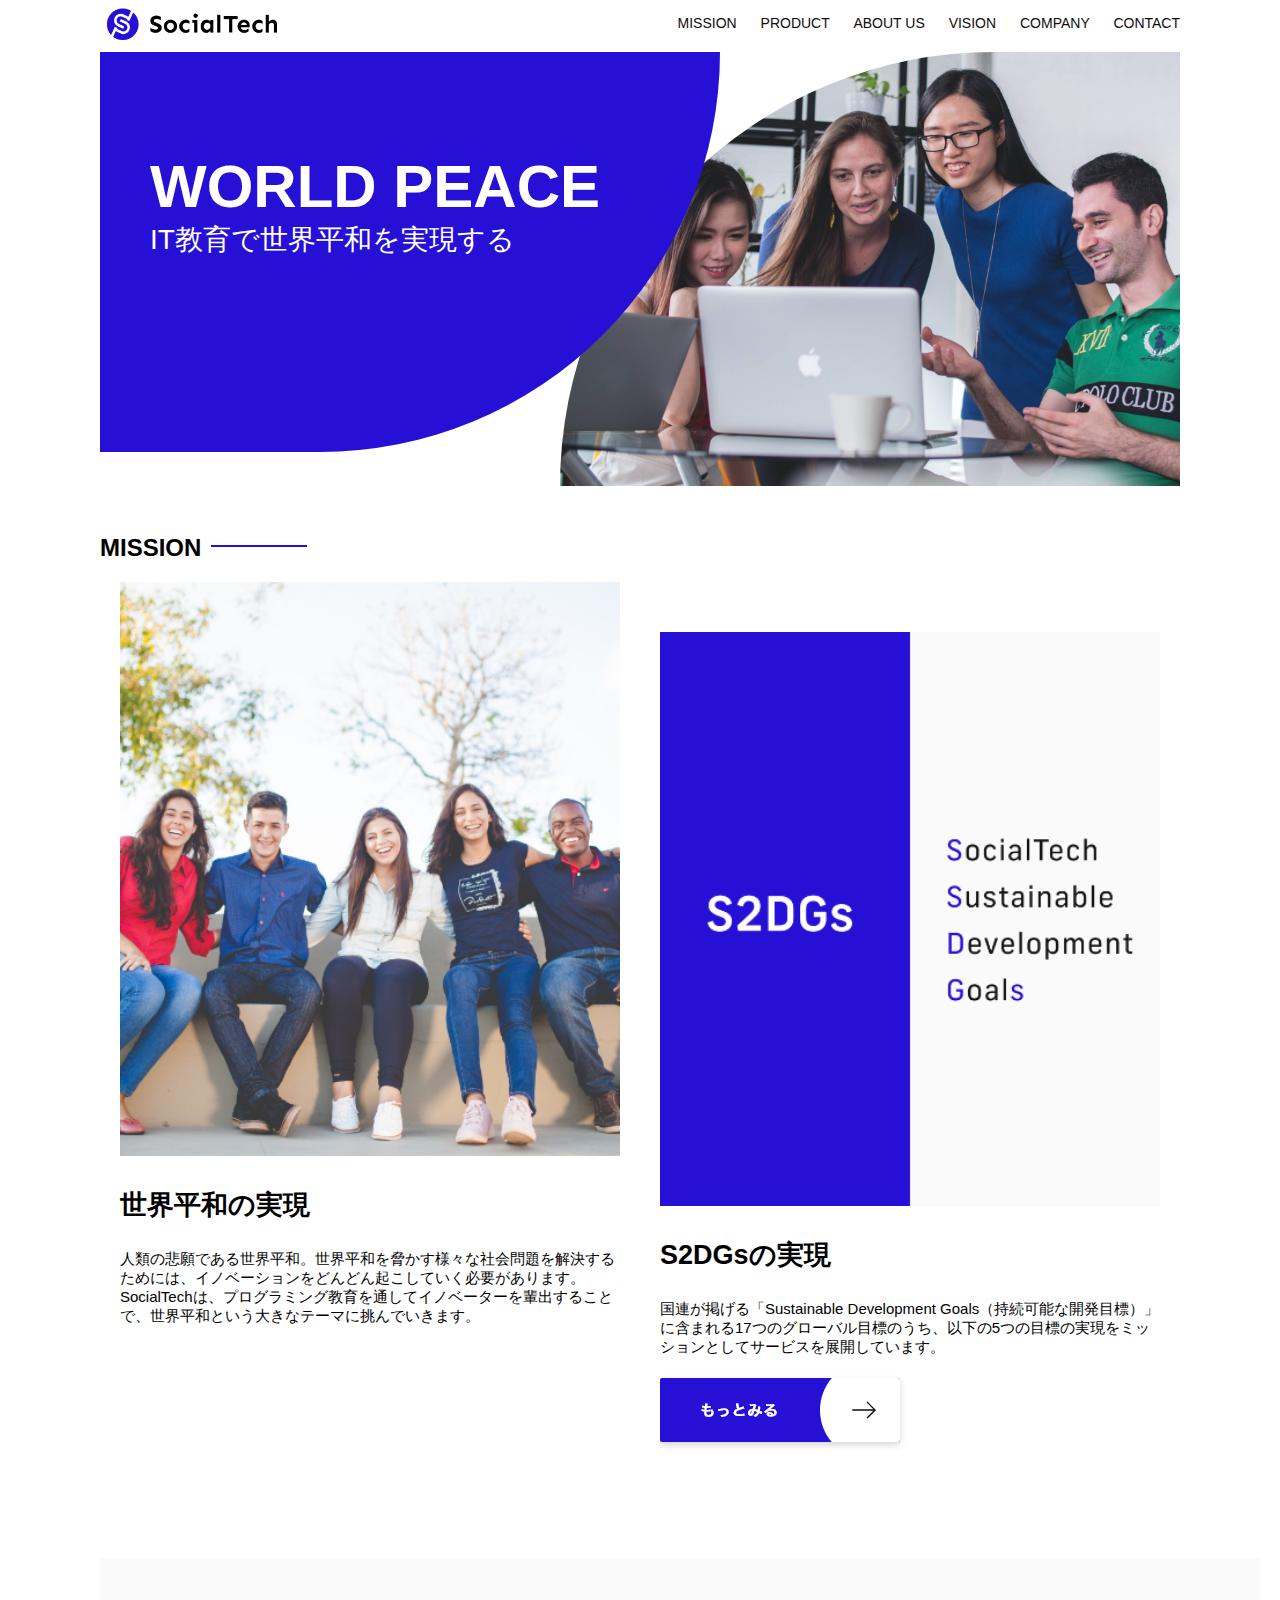
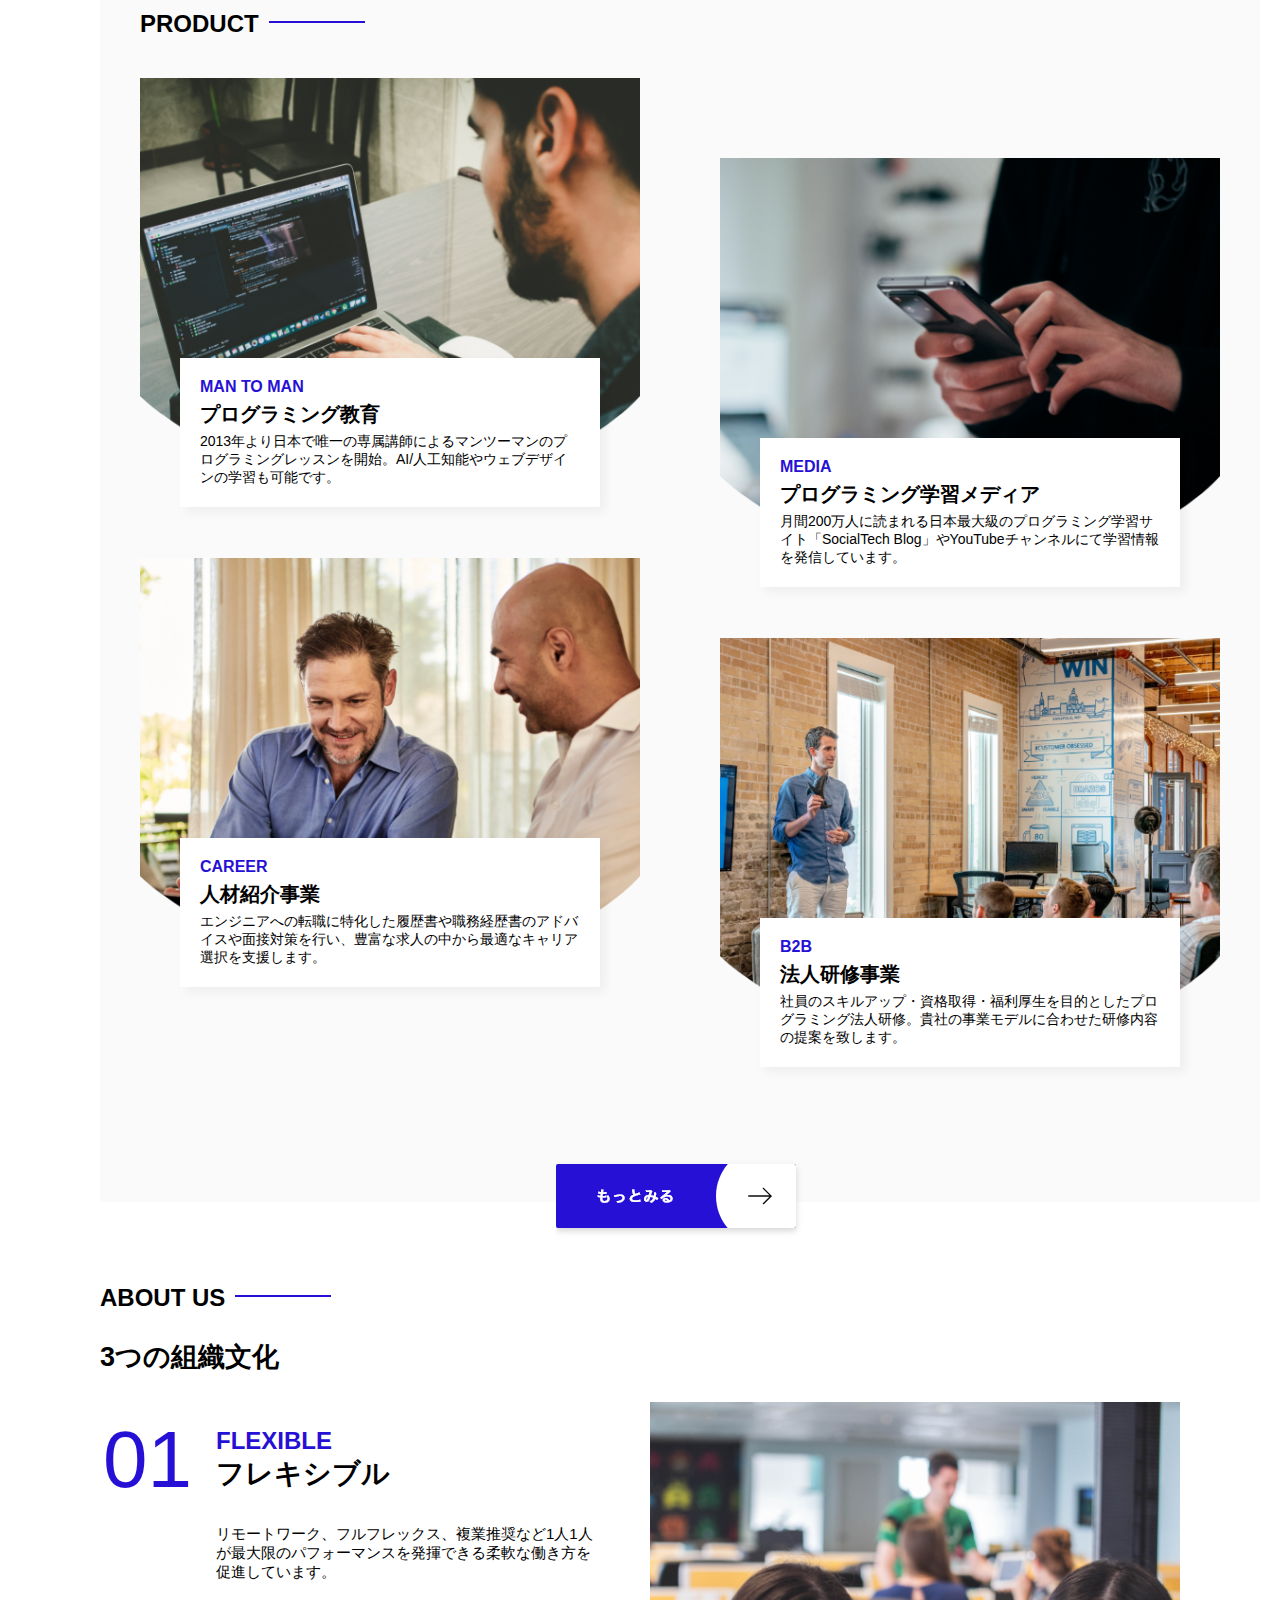
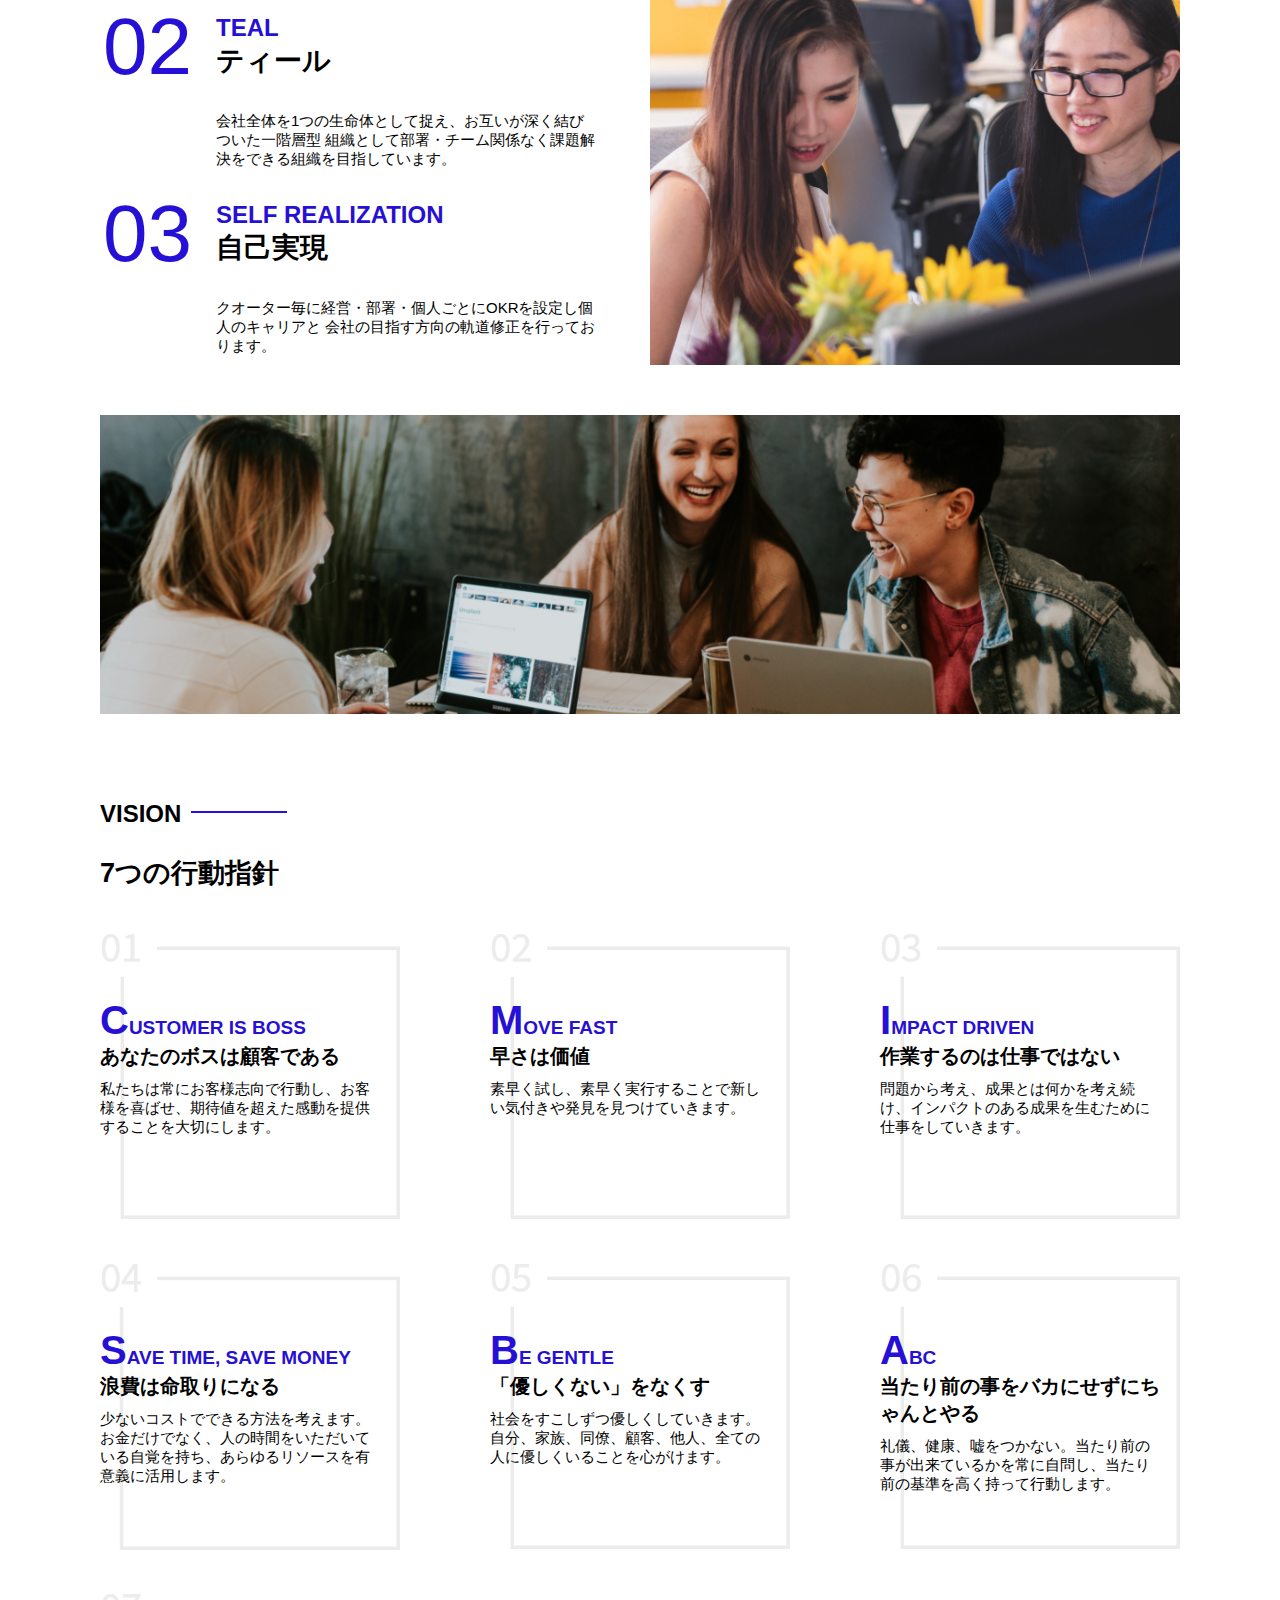
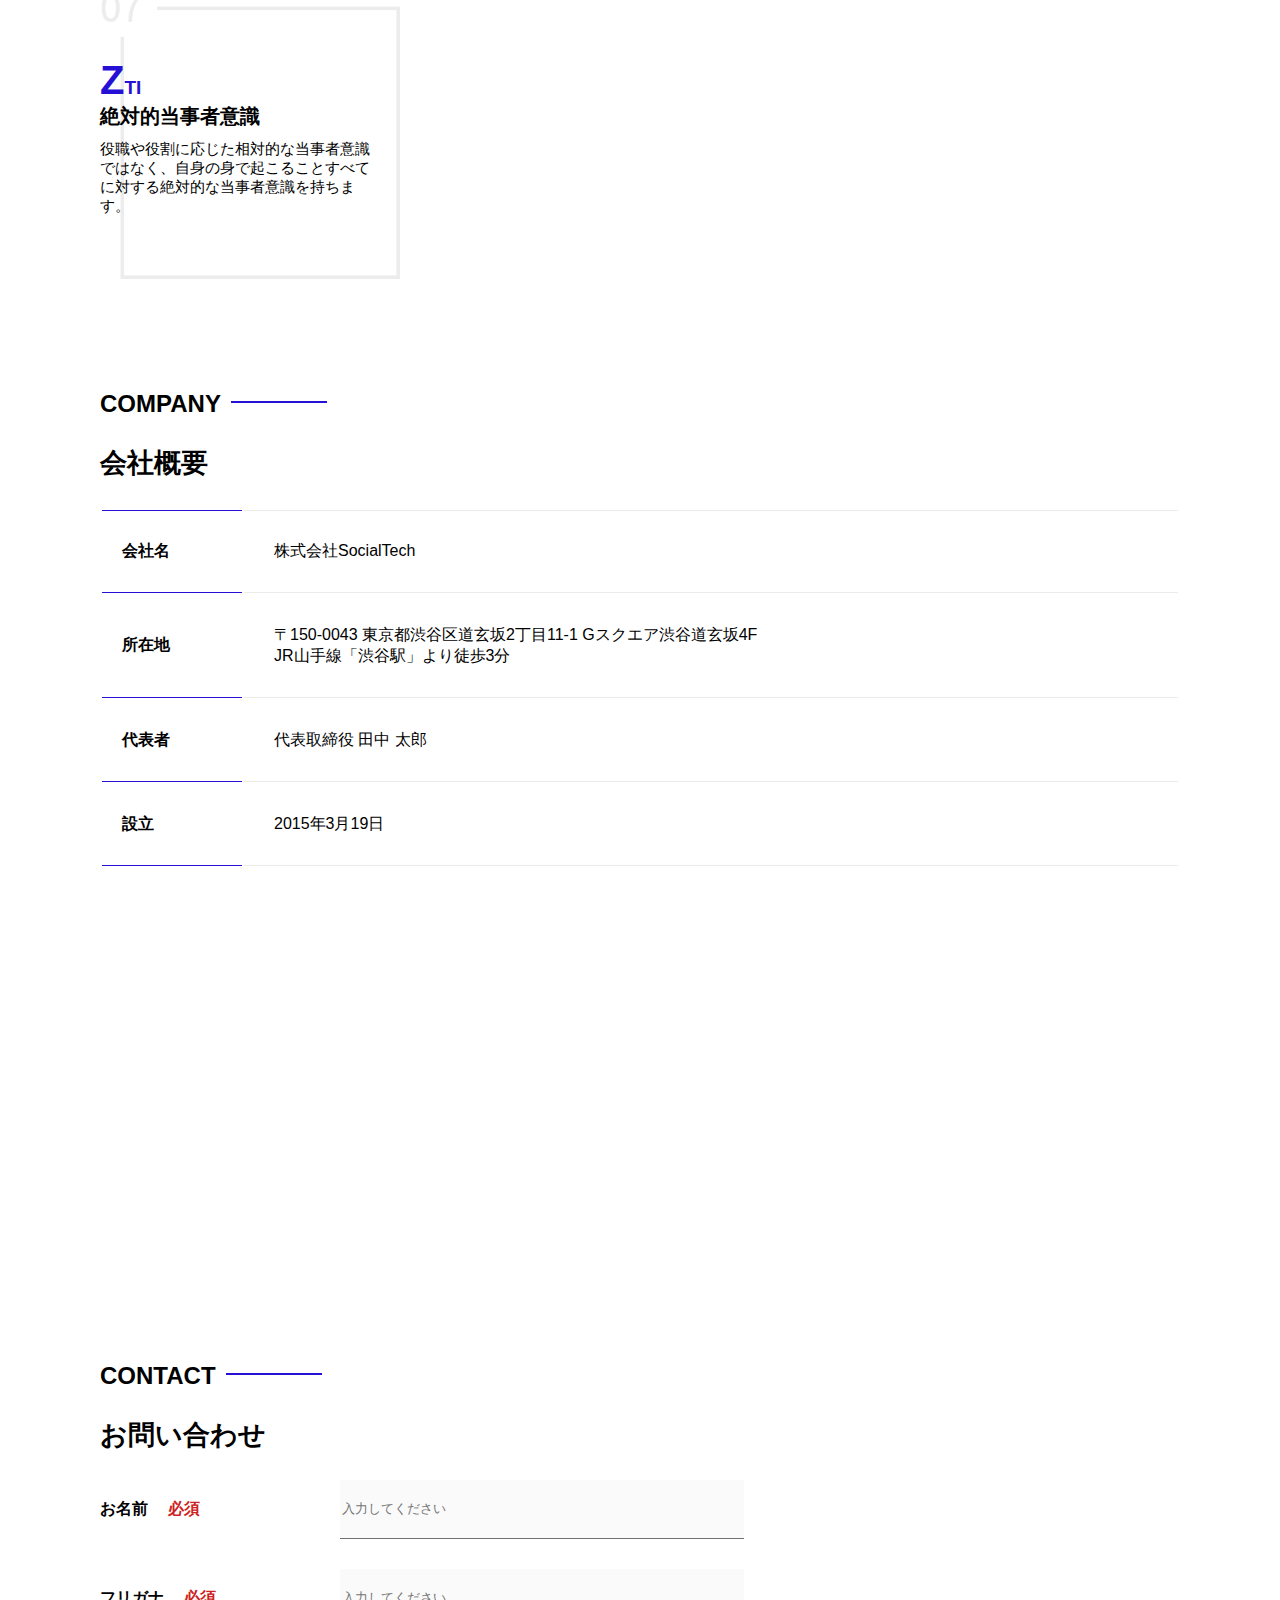
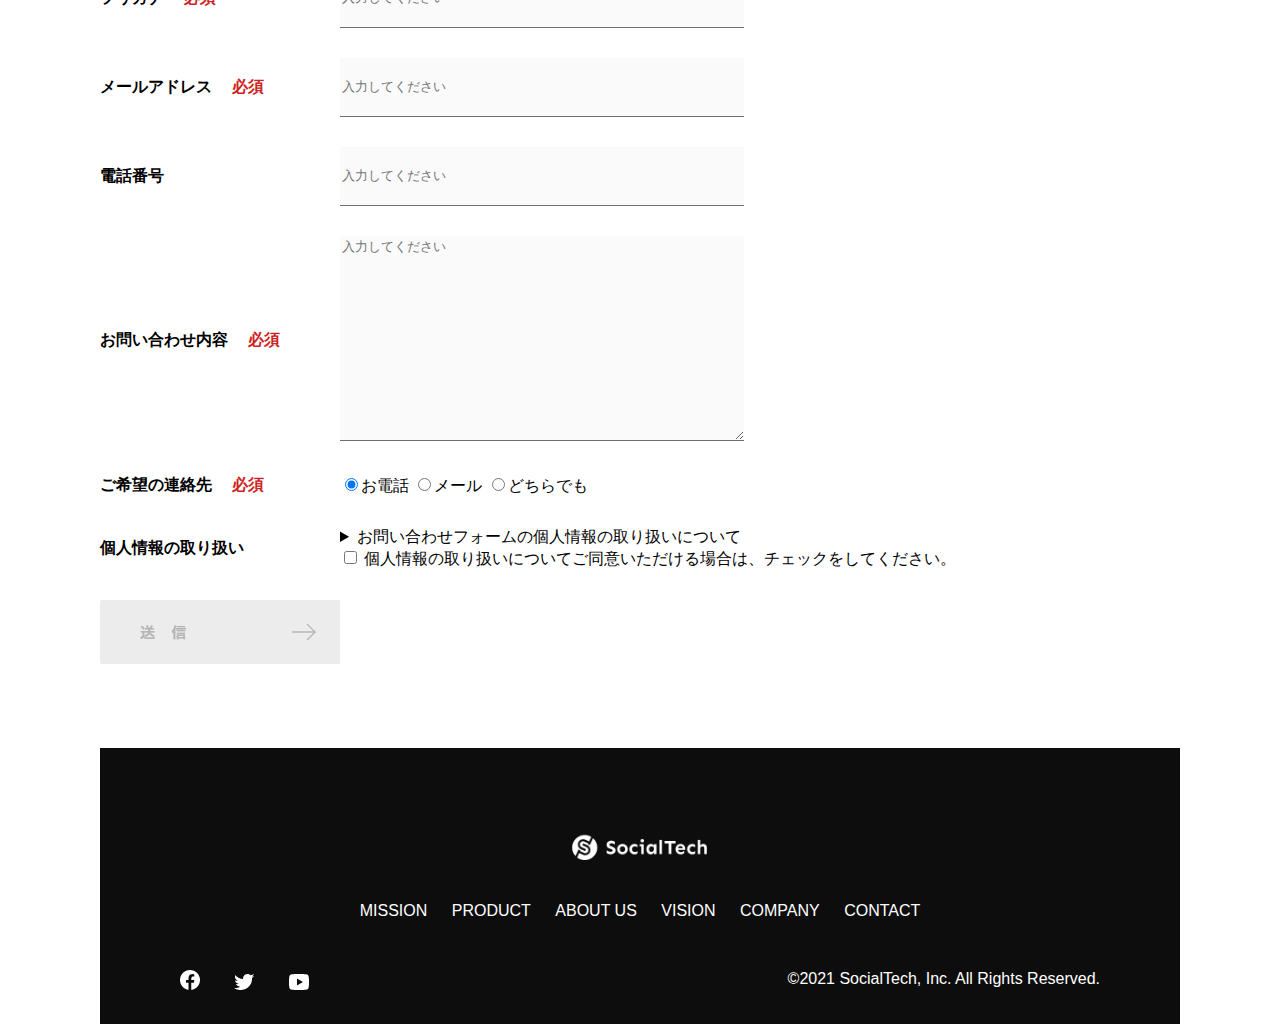
<file: index.html>
<!DOCTYPE html>
 <html>
 <head>
   <title>SocialTech</title>
     <meta charset="UTF-8">
     <meta name="description" content="SocialTechはEdTech業界のリーディングカンパニーを目指します。">
     <meta name="viewport" content="width=device-width, initial-scale=1.0">
     <link rel="stylesheet" href="style.css">
 </head>
 <body>
    <!-- ヘッダー -->
    <header>
       <!-- ロゴ -->
       <a href="index.html" id="logo"><img src="images/logo.png" alt="トップページに戻る"></a>

       <!-- PC用ナビゲーション -->
       <nav id="nav-pc">
       <a href="mission.html">MISSION</a>
       <a href="product.html">PRODUCT</a>
       <a href="index.html#aboutus">ABOUT US</a>
       <a href="index.html#vision">VISION</a>
       <a href="index.html#company">COMPANY</a>
       <a href="index.html#contact">CONTACT</a>
       </nav>
       <!-- スマホ用メニューボタン -->
       <img id="menu-sp" src="images/button-menu.png" alt="ナビゲーションを開く" onclick="document.getElementById('nav-sp').style.display = 'block'">
    
       <!-- スマホ用ナビゲーション -->
       <nav id="nav-sp">
        <img id="close" src="images/button-close.png" alt="ナビゲーションを閉じる" onclick="document.getElementById('nav-sp').style.display = 'none'">
        <a id="logo-sp" href="index.html" onclick="document.getElementById('nav-sp').style.display = 'none'"><img
            src="images/logo-sp.png" alt="トップページに戻る"></a>
        <a class="menu" href="mission.html" onclick="document.getElementById('nav-sp').style.display = 'none'">MISSION</a>
        <a class="menu" href="product.html" onclick="document.getElementById('nav-sp').style.display = 'none'">PRODUCT</a>
        <a class="menu" href="index.html#aboutus" onclick="document.getElementById('nav-sp').style.display = 'none'">ABOUTUS</a>
        <a class="menu" href="index.html#vision"
          onclick="document.getElementById('nav-sp').style.display = 'none'">VISION</a>
        <a class="menu" href="index.html#company"
          onclick="document.getElementById('nav-sp').style.display = 'none'">COMPANY</a>
        <a class="menu" href="index.html#contact"
          onclick="document.getElementById('nav-sp').style.display = 'none'">CONTACT</a>
        <div id="sns">
          <a href="https://www.facebook.com/sejuku2013"><img src="images/button-facebook.png" alt="Facebookのリンク"></a>
          <a href="https://twitter.com/samuraijuku"><img src="images/button-twitter.png" alt="Twitterのリンク"></a>
          <a href="https://www.youtube.com/channel/UCCFOQO5aDK0xXam4cUQXT8g"><img src="images/button-youtube.png" alt="YouTubeのリンク"></a>
        </div>
    </nav>
      </header>
    <main>
      <article>
        <!-- メインビジュアル -->
        <section id="main-visual">
          <div id="main-message">
            <h1>WORLD PEACE</h1>
            <p>IT教育で世界平和を実現する</p>
          </div>
          <img src="images/index/index-main.png" alt="PCの周りに集まる多国籍の仲間たち">
        </section>
        <!--ミッション-->
        <section id="mission">
          <h2 class="index-h2">MISSION</h2>
        <div id="mission-flex">
          <div>
            <img id="mission-photo" src="images/index/index-mission.png" alt="屋外のベンチで写真を撮影する多国籍の仲間たち">
            <h3>世界平和の実現</h3>
            <p>
              人類の悲願である世界平和。世界平和を脅かす様々な社会問題を解決するためには、イノベーションをどんどん起こしていく必要があります。SocialTechは、プログラミング教育を通してイノベーターを輩出することで、世界平和という大きなテーマに挑んでいきます。
            </p>
          </div>
          <div>
            <img id="s2dgs" src="images/index/s2dgs.png" alt="S2DGs">
            <h3>S2DGsの実現</h3>
            <p>国連が掲げる「Sustainable Development Goals（持続可能な開発目標）」に含まれる17つのグローバル目標のうち、以下の5つの目標の実現をミッションとしてサービスを展開しています。</p>
            <a href="mission.html">
              <img src="images/button-more.png" alt="もっとみる">
            </a>
          </div>
        </div>
        </section>
        <!-- プロダクト -->
          <section id="product">
          <h2 class="index-h2">PRODUCT</h2>
          <div>
            <div id="product-left">
              <div>
                <img class="product-photo" src="images/index/index-mantoman.png" alt="PCでコードを書く男性">
                <div class="product-explain">
                  <span>MAN TO MAN</span>
                  <h3>プログラミング教育</h3>
                  <p>2013年より日本で唯一の専属講師によるマンツーマンのプログラミングレッスンを開始。AI/人工知能やウェブデザインの学習も可能です。</p>
                </div>
              </div>
              <div>
                <img class="product-photo" src="images/index/index-career.png" alt="笑顔で話し合う2人の男性">
                <div class="product-explain">
                  <span>CAREER</span>
                  <h3>人材紹介事業</h3>
                  <p>エンジニアへの転職に特化した履歴書や職務経歴書のアドバイスや面接対策を行い、豊富な求人の中から最適なキャリア選択を支援します。</p>
                </div>
              </div>
            </div>
            <div id="product-right">
              <div>
                <img class="product-photo" src="images/index/index-media.png" alt="スマートフォンを操作する人">
                <div class="product-explain">
                  <span>MEDIA</span>
                  <h3>プログラミング学習メディア</h3>
                  <p>月間200万人に読まれる日本最大級のプログラミング学習サイト「SocialTech Blog」やYouTubeチャンネルにて学習情報を発信しています。</p>
                </div>
              </div>
              <div>
                <img class="product-photo" src="images/index/index-b2b.png" alt="講演中の男性とそれを聴く人々">
                <div class="product-explain">
                  <span>B2B</span>
                  <h3>法人研修事業</h3>
                  <p>社員のスキルアップ・資格取得・福利厚生を目的としたプログラミング法人研修。貴社の事業モデルに合わせた研修内容の提案を致します。</p>
                </div>
              </div>
            </div>
          </div>
          <div>
            <a id="product-more" href="product.html">
              <img src="images/button-more.png" alt="もっとみる">
            </a>
          </div>
          </section>
          <!---ABOUT US-->
          <section id="aboutus">
            <h2 class="index-h2">ABOUT US</h2>
            <h3>3つの組織文化</h3>
            <div>
              <table class="culture-table">
                <tr>
                  <td>
                    <span class="culture-num">01</span>
                  </td>
                  <td>
                    <span class="culture-en">FLEXIBLE</span>
                    <span class="culture-jp">フレキシブル</span>
                  </td>
                </tr>
                <tr>
                  <td>
                    <!--空のセル-->
                  </td>
                  <td>
                    <p class="culture-description">
                      リモートワーク、フルフレックス、複業推奨など1人1人が最大限のパフォーマンスを発揮できる柔軟な働き方を促進しています。
                    </p>
                  </td>
                </tr>
                <tr>
                  <td>
                    <span class="culture-num">02</span>
                  </td>
                  <td>
                    <span class="culture-en">TEAL</span>
                    <span class="culture-jp">ティール</span>
                  </td>
                </tr>
                <tr>
                  <td>
                    <!--空のセル-->
                  </td>
                  <td>
                    <p class="culture-description">
                      会社全体を1つの生命体として捉え、お互いが深く結びついた一階層型
                      組織として部署・チーム関係なく課題解決をできる組織を目指しています。
                    </p>
                  </td>
                </tr>
                <tr>
                  <td>
                    <span class="culture-num">03</span>
                  </td>
                  <td>
                    <span class="culture-en">SELF REALIZATION</span>
                    <span class="culture-jp">自己実現</span>
                  </td>
                </tr>
                <tr>
                  <td>
                    <!--空のセル-->
                  </td>
                  <td>
                    <p class="culture-description">
                      クオーター毎に経営・部署・個人ごとにOKRを設定し個人のキャリアと
                      会社の目指す方向の軌道修正を行っております。
                    </p>
                  </td>
                </tr>
              </table>
              <img class="culture-img" src="images/index/index-aboutus1.png" alt="笑顔で話し合う2人の女性">
            </div>
            <img class="culture-img2" src="images/index/index-aboutus2.png" alt="笑顔で話し合う3人の男女">
        </section>
        <!-- VISION -->
        <section id="vision">
          <h2 class="index-h2">VISION</h2>
          <h3>7つの行動指針</h3>
          <div>
            <div class="vision-box">
              <img src="images/index/vision-01.png" alt="01">
              <span>
                <h4>CUSTOMER IS BOSS</h4>
                <h5>あなたのボスは顧客である</h5>
                <p>私たちは常にお客様志向で行動し、お客様を喜ばせ、期待値を超えた感動を提供することを大切にします。</p>
              </span>
            </div>
            <div class="vision-box">
              <img src="images/index/vision-02.png" alt="02">
              <span>
                <h4>MOVE FAST</h4>
                <h5>早さは価値</h5>
                <p>素早く試し、素早く実行することで新しい気付きや発見を見つけていきます。</p>
              </span>
            </div>
            <div class="vision-box">
              <img src="images/index/vision-03.png" alt="03">
              <span>
                <h4>IMPACT DRIVEN</h4>
                <h5>作業するのは仕事ではない</h5>
                <p>問題から考え、成果とは何かを考え続け、インパクトのある成果を生むために仕事をしていきます。</p>
              </span>
            </div>
            <div class="vision-box">
              <img src="images/index//vision-04.png" alt="04">
              <span>
                <h4>SAVE TIME, SAVE MONEY</h4>
                <h5>浪費は命取りになる</h5>
                <p>少ないコストでできる方法を考えます。お金だけでなく、人の時間をいただいている自覚を持ち、あらゆるリソースを有意義に活用します。</p>
              </span>
            </div>
            <div class="vision-box">
              <img src="images/index/vision-05.png" alt="05">
              <span>
                <h4>BE GENTLE</h4>
                <h5>「優しくない」をなくす</h5>
                <p>社会をすこしずつ優しくしていきます。自分、家族、同僚、顧客、他人、全ての人に優しくいることを心がけます。</p>
              </span>
            </div>
            <div class="vision-box">
              <img src="images/index/vision-06.png" alt="06">
              <span>
                <h4>ABC</h4>
                <h5>当たり前の事をバカにせずにちゃんとやる</h5>
                <p>礼儀、健康、嘘をつかない。当たり前の事が出来ているかを常に自問し、当たり前の基準を高く持って行動します。</p>
              </span>
            </div>
            <div class="vision-box">
              <img src="images/index/vision-07.png" alt="07">
              <span>
                <h4>ZTI</h4>
                <h5>絶対的当事者意識</h5>
                <p>役職や役割に応じた相対的な当事者意識ではなく、自身の身で起こることすべてに対する絶対的な当事者意識を持ちます。</p>
              </span>
            </div>
          </div>
        </section>
        <!-- COMPANY -->
        <section id="company">
          <h2 class="index-h2">COMPANY</h2>
          <h3>会社概要</h3>
          <table id="company-table">
            <tr>
              <th class="tableheader-first">会社名</th>
              <td class="cell-first">株式会社SocialTech</td>
            </tr>
            <tr>
              <th class="tableheader">所在地</th>
              <td class="cell">〒150-0043 東京都渋谷区道玄坂2丁目11-1 Gスクエア渋谷道玄坂4F<br>JR山手線「渋谷駅」より徒歩3分</td>
            </tr>
            <tr>
              <th class="tableheader">代表者</th>
              <td class="cell">代表取締役 田中 太郎</td>
            </tr>
            <tr>
              <th class="tableheader">設立</th>
              <td class="cell">2015年3月19日</td>
            </tr>
          </table>
          <!-- <iframe src="https://www.google.com/maps/embed?pb=!1m18!1m12!1m3!1d1728.6791385260162!2d139.6189133884143!3d35.89687624088709!2m3!1f0!2f0!3f0!3m2!1i1024!2i768!4f13.1!3m3!1m2!1s0x6018c14f6cc519d7%3A0xb54bbbd728eb5622!2z5Y6f55Sw56ysM-mnkOi7iuWgtA!5e0!3m2!1sja!2sjp!4v1683001621376!5m2!1sja!2sjp"
            style="border:0;" allowfullscreen="" loading="lazy"></iframe> -->
          <iframe
            src="https://www.google.com/maps/embed?pb=!1m18!1m12!1m3!1d3241.7759544892483!2d139.69399665123464!3d35.65789123876098!2m3!1f0!2f0!3f0!3m2!1i1024!2i768!4f13.1!3m3!1m2!1s0x60188caa0042e8d1%3A0xba130bea826a7aa2!2z44CSMTUwLTAwNDMg5p2x5Lqs6YO95riL6LC35Yy66YGT546E5Z2C77yS5LiB55uu77yR77yR4oiS77yR!5e0!3m2!1sja!2sjp!4v1636872991912!5m2!1sja!2sjp"
            style="border:0;" allowfullscreen="" loading="lazy">
          </iframe>
        </section>
        <!-- お問い合わせフォーム -->
        <section id="contact">
          <h2 class="index-h2">CONTACT</h2>
          <h3>お問い合わせ</h3>
            <form action="https://api.staticforms.xyz/submit" method="post">
              <input type="text" name="honeypot" style="display:none">
              <!-- STATIC FORMSのアクセスキー -->
              <input type="hidden" name="accessKey" value="8781fc71-6a2c-49aa-8737-16c0397ec57c">
              <!--メールのタイトル-->
              <input type="hidden" name="subject" value="お問い合わせフォーム" />
              <!--送信先のメールアドレスをvalueに設定する-->
              <input type="hidden" name="replyTo" value="riss024080@icloud.com">
              <!--redirectToのURLは公開後のURLへリンクする-->
              <input type="hidden" name="redirectTo" value="">
            <div>
              <div class="contact-heading">
                <label class="contact-label">お名前<span class="contact-span">必須</span></label>
              </div>
              <div class="contact-form">
                <input type="text" name="name" placeholder="入力してください" class="contact-textbox">
              </div>
            </div>
            <div>
              <div class="contact-heading">
                <label class="contact-label">フリガナ<span class="contact-span">必須</span></label>
              </div>
              <div>
                <input type="text" name="hurigana" placeholder="入力してください" class="contact-textbox">
              </div>
            </div>
            <div>
              <div class="contact-heading">
                <label class="contact-label">メールアドレス<span class="contact-span">必須</span></label>
              </div>
              <div>
                <input type="text" name="email" placeholder="入力してください" class="contact-textbox">
              </div>
            </div>
            <div>
              <div class="contact-heading">
                <label class="contact-label">電話番号</label>
              </div>
              <div>
                <input type="text" name="tel" placeholder="入力してください" class="contact-textbox">
              </div>
            </div>
            <div>
              <div class="contact-heading">
                <label class="contact-label">お問い合わせ内容<span class="contact-span">必須</span></label>
              </div>
              <div>
                <textarea class="contact-textarea" placeholder="入力してください" name="message"></textarea>
              </div>
            </div>
            <div>
              <div class="contact-heading">
                <label class="contact-label">ご希望の連絡先<span class="contact-span">必須</span></label>
              </div>
              <div>
                <input class="radiobutton" type="radio" value="tel" name="contact" checked><label>お電話</label>
                <input class="radiobutton" type="radio" value="mail" name="contact"><label>メール</label>
                <input class="radiobutton" type="radio" value="both" name="contact"><label>どちらでも</label>
              </div>
            </div>
            <div>
              <div class="contact-heading">
                <label class="contact-label">個人情報の取り扱い</label>
              </div>
              <div>
                <details>
                  <summary>お問い合わせフォームの個人情報の取り扱いについて</summary>
                  <div>
                    <span>１．組織の名称又は氏名</span><br>
                    株式会社SocialTech<br><br>
                    <span>２．個人情報保護管理者（若しくはその代理人）の氏名又は職名、所属及び連絡先
                      鈴木 一郎 コーポレート部</span><br>
                    メールアドレス：support@socialtech.net<br>
                    TEL：03-xxxx-xxxx<br>
                    <span>３．個人情報の利用目的</span><br>
                    ・本サービス及び本サービスに関連する情報の提供又はそれらに関する連絡のため<br>
                    ・ユーザーの本人確認のため<br>
                    ・当社サービスのご案内のため<br>
                    ・当社の商品等の広告または宣伝（電子メールによるものを含むものとします。）<br><br>
                    <span>４．個人情報の取り扱い業務の委託</span><br>
                    個人情報の取扱業務の全部または一部を外部に業務委託する場合があります。<br>
                    その際、弊社は、個人情報を適切に保護できる管理体制を敷き実行していることを条件として<br>
                    委託先を厳選したうえで、機密保持契約を委託先と締結し、お客様の個人情報を厳密に管理させます。<br><br>
                    <span>５．個人情報の開示等の請求</span><br>
                    お客様は、弊社に対してご自身の個人情報の開示等（利用目的の通知、開示、内容の訂正・追加・削除、利用の停止または消去、第三者への提供の停止）に関して、当社問合わせ窓口に申し出ることができます。<br>
                    その際、弊社はお客様ご本人を確認させていただいたうえで、合理的な期間内に対応いたします。<br><br>
                    なお、個人情報に関する弊社問合わせ先は、次の通りです。<br><br>
                    株式会社SocialTech　個人情報問合せ窓口<br>
                    〒150-0043　東京都渋谷区道玄坂2丁目11-1 Ｇスクエア渋谷道玄坂 4F<br>
                    メールアドレス：support@socialtech.net　TEL：03-xxxx-xxxx<br><br>
                    <span>６．個人情報を提供されることの任意性について</span><br><br>
                    お客様がご自身の個人情報を弊社に提供されるか否かは、お客様のご判断によりますが、もしご提供されない場合には、適切なサービスが提供できない場合がありますので予めご了承ください。
                  </div>
                </details>
                <input type="checkbox" name="agree">
                <span>個人情報の取り扱いについてご同意いただける場合は、チェックをしてください。</span>
              </div>
            </div>
            <input type="image" src="images/button-submit.png" alt="送信する">
          </form>
      </section>
      </article>
      <footer>
        <div id="footer-logo">
          <img src="images/logo-sp.png" alt="SocialTech">
        </div>
        <div id="footer-link">
          <a href="mission.html">MISSION</a>
          <a href="product.html">PRODUCT</a>
          <a href="index.html#aboutus">ABOUT US</a>
          <a href="index.html#vision">VISION</a>
          <a href="index.html#company">COMPANY</a>
          <a href="index.html#contact">CONTACT</a>
        </div>
        <div id="sns-footer">
          <a href="https://www.facebook.com/sejuku2013"><img src="images/button-facebook.png" alt="Facebookのリンク"></a>
          <a href="https://twitter.com/samuraijuku"><img src="images/button-twitter.png" alt="Twitterのリンク"></a>
          <a href="https://www.youtube.com/channel/UCCFOQO5aDK0xXam4cUQXT8g"><img src="images/button-youtube.png" alt="YouTubeのリンク"></a>
          <span id="copyright">&copy;2021 SocialTech, Inc. All Rights Reserved. </span>
        </div>
      </footer>
    </main>
 </body>
 </html>
</file>
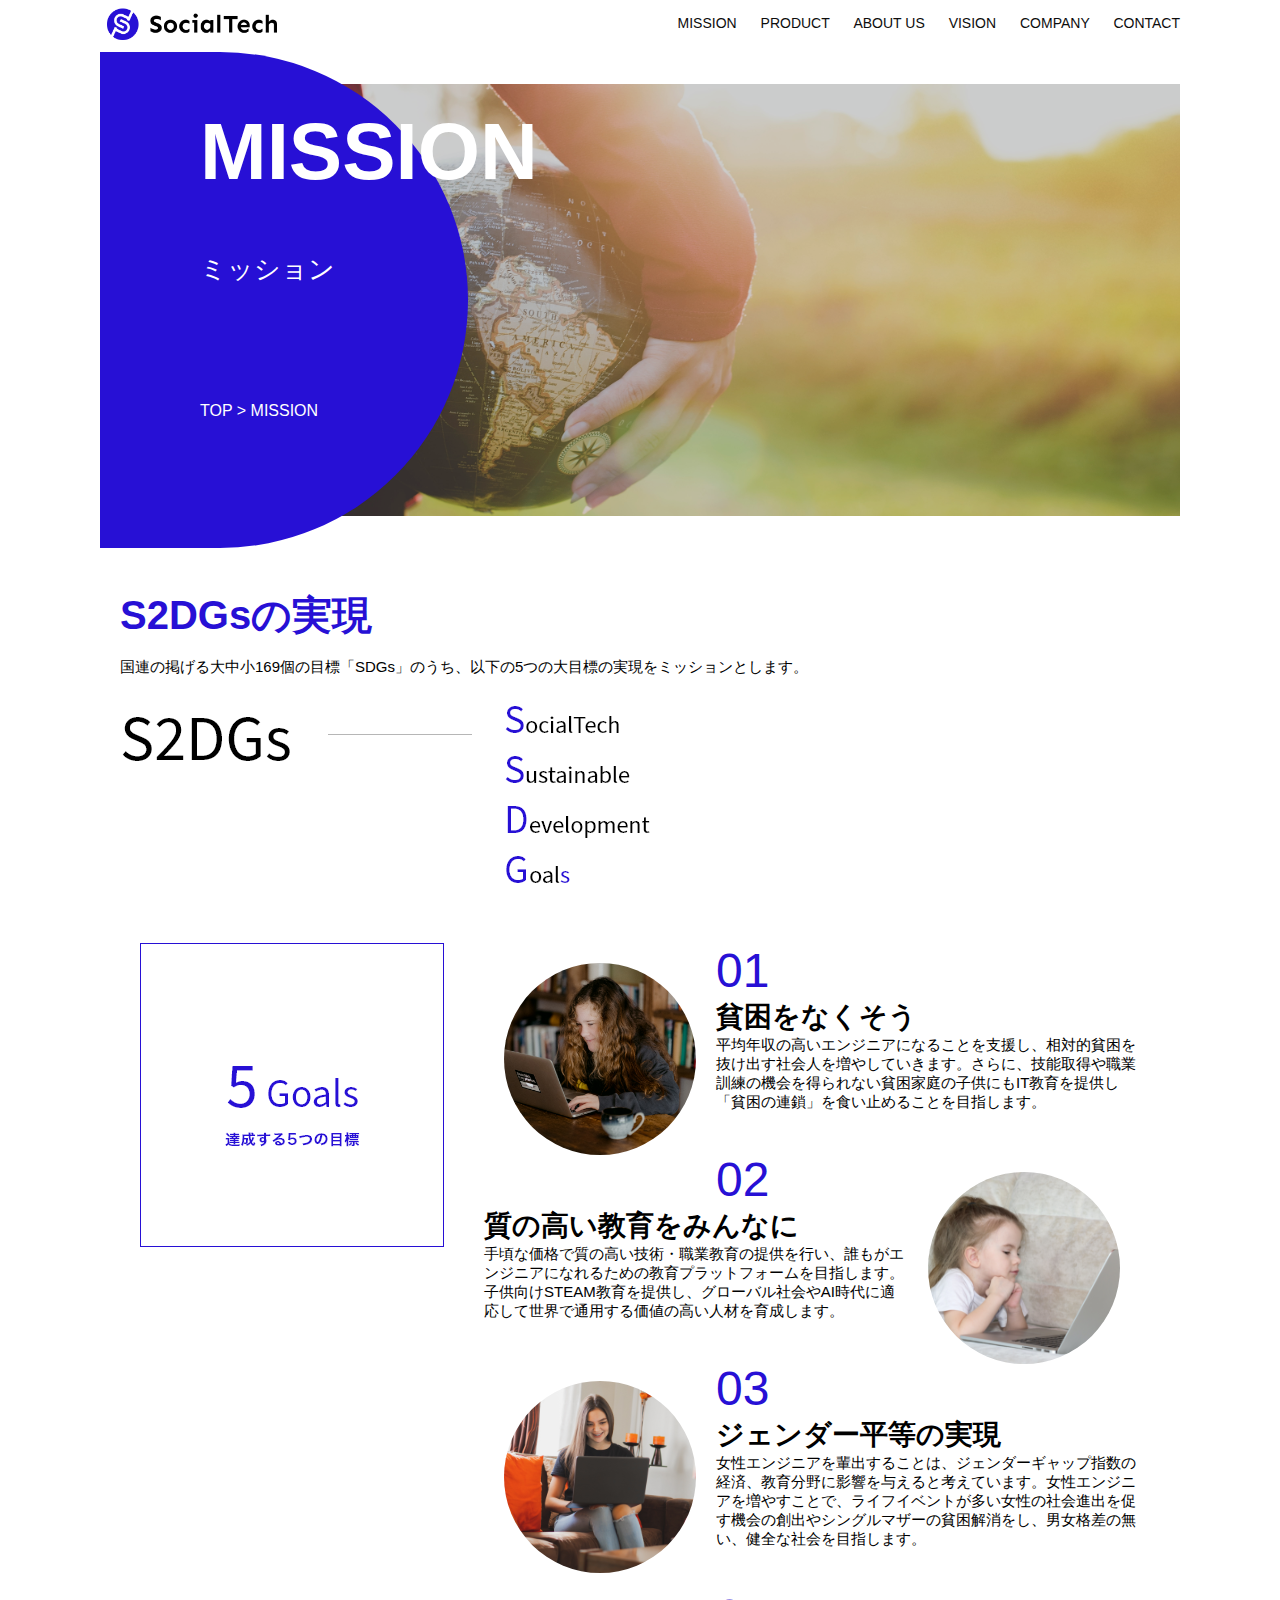
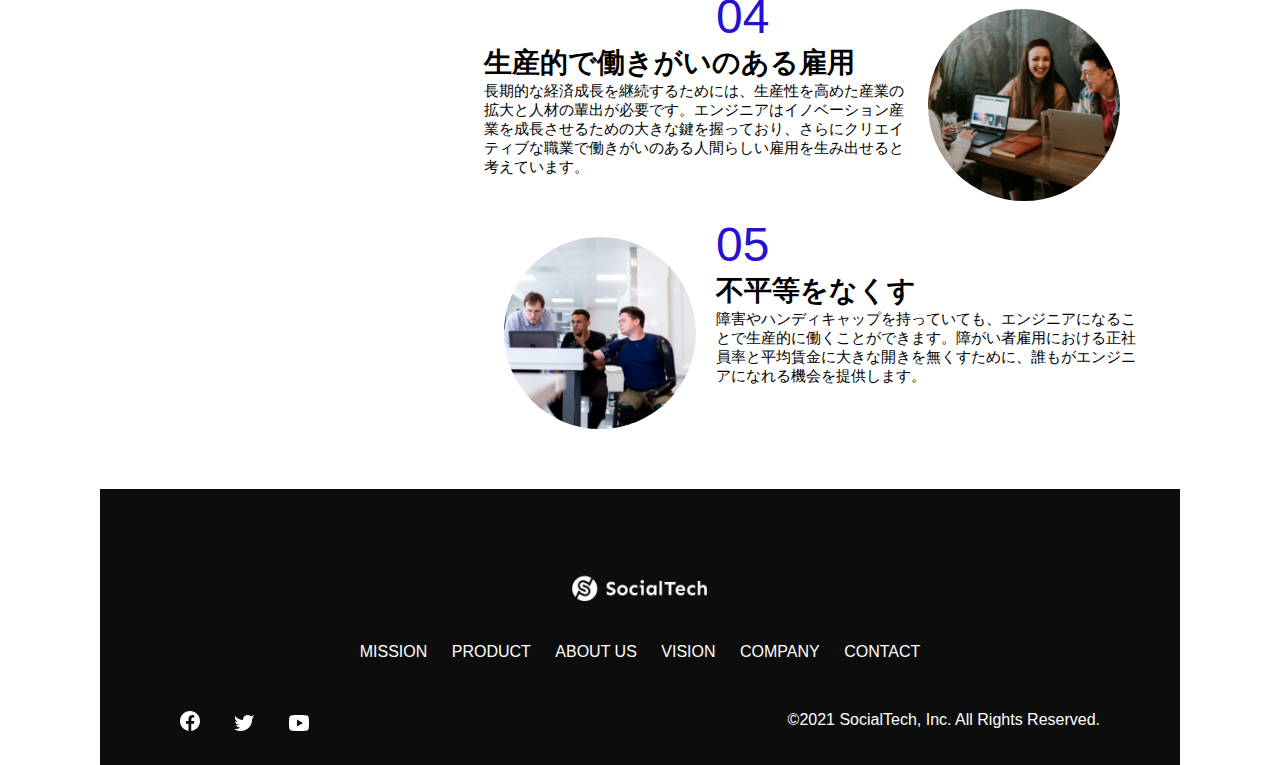
<file: mission.html>
<!DOCTYPE html>
 <html>
 <head>
   <title>SocialTech - MISSION ミッション -</title>
   <meta charset="UTF-8">
   <meta name="description" content="SocialTechが目指す5つの目標（S2DGs）を紹介します">
   <meta name="viewport" content="width=device-width, initial-scale=1.0">
   <link rel="stylesheet" href="style.css">
  </style>

 </head>

 <body>
   <!-- ヘッダー -->
   <header>
     <!-- ロゴ -->
     <a href="index.html" id="logo"><img src="images/logo.png" alt="トップページに戻る"></a>
 
     <!-- PC用ナビゲーション -->
     <nav id="nav-pc">
       <a href="mission.html">MISSION</a>
       <a href="product.html">PRODUCT</a>
       <a href="index.html#aboutus">ABOUT US</a>
       <a href="index.html#vision">VISION</a>
       <a href="index.html#company">COMPANY</a>
       <a href="index.html#contact">CONTACT</a>
     </nav>
 
     <!-- スマホ用メニューボタン -->
     <img id="menu-sp" src="images/button-menu.png" alt="ナビゲーションを開く" onclick="document.getElementById('nav-sp').style.display = 'block'">
 
     <!-- スマホ用ナビゲーション -->
     <nav id="nav-sp">
       <img id="close" src="images/button-close.png" alt="ナビゲーションを閉じる" onclick="document.getElementById('nav-sp').style.display = 'none'">
       <a id="logo-sp" href="index.html" onclick="document.getElementById('nav-sp').style.display = 'none'"><img
           src="images/logo-sp.png" alt="トップページに戻る"></a>
       <a class="menu" href="mission.html" onclick="document.getElementById('nav-sp').style.display = 'none'">MISSION</a>
       <a class="menu" href="product.html" onclick="document.getElementById('nav-sp').style.display = 'none'">PRODUCT</a>
       <a class="menu" href="index.html#aboutus" onclick="document.getElementById('nav-sp').style.display = 'none'">ABOUT
         US</a>
       <a class="menu" href="index.html#vision"
         onclick="document.getElementById('nav-sp').style.display = 'none'">VISION</a>
       <a class="menu" href="index.html#company"
         onclick="document.getElementById('nav-sp').style.display = 'none'">COMPANY</a>
       <a class="menu" href="index.html#contact"
         onclick="document.getElementById('nav-sp').style.display = 'none'">CONTACT</a>
       <div id="sns">
         <a href="https://www.facebook.com/sejuku2013"><img src="images/button-facebook.png" alt="Facebookのリンク"></a>
         <a href="https://twitter.com/samuraijuku"><img src="images/button-twitter.png" alt="Twitterのリンク"></a>
         <a href="https://www.youtube.com/channel/UCCFOQO5aDK0xXam4cUQXT8g"><img src="images/button-youtube.png" alt="YouTubeのリンク"></a>
       </div>
     </nav>
   </header>
   <main>
     <article>
      <section id="mission-main">
        <div id="mission-title">
          <h1>MISSION</h1>
          <span>ミッション</span>
          <div>TOP > MISSION</div>
        </div>
      </section>
        <section id="mission-s2dgs">
          <h2 class="mission-h2">S2DGsの実現</h2>
          <p>国連の掲げる大中小169個の目標「SDGs」のうち、以下の5つの大目標の実現をミッションとします。</p>
          <img src="images/mission/mission-s2dgs.png" alt="S2DGs">
      </section>
        <section id="mission-5goals">
          <div>
            <img id="s2dgs-image" src="images/mission/mission-5goals.png" alt="5Goals">
          </div>
          <div>
            <div>
              <img class="fivegoals-image-left" src="images/mission/mission-5goals01.png" alt="PCを操作する女の子">
              <span class="fivegoals-number">01</span>
              <h3 class="fivegoals-h3">貧困をなくそう</h3>
              <p class="fivegoals-p">
                平均年収の高いエンジニアになることを支援し、相対的貧困を抜け出す社会人を増やしていきます。さらに、技能取得や職業訓練の機会を得られない貧困家庭の子供にもIT教育を提供し「貧困の連鎖」を食い止めることを目指します。
              </p>
            </div>
    
            <div>
              <img class="fivegoals-image-right" src="images/mission/mission-5goals02.png" alt="PCを見つめる小さい女の子">
              <span class="fivegoals-number">02</span>
              <h3 class="fivegoals-h3">質の高い教育をみんなに</h3>
              <p class="fivegoals-p">
                手頃な価格で質の高い技術・職業教育の提供を行い、誰もがエンジニアになれるための教育プラットフォームを目指します。子供向けSTEAM教育を提供し、グローバル社会やAI時代に適応して世界で通用する価値の高い人材を育成します。
              </p>
            </div>
    
            <div>
              <img class="fivegoals-image-left" src="images/mission/mission-5goals03.png" alt="PCを操作する女性">
              <span class="fivegoals-number">03</span>
              <h3 class="fivegoals-h3">ジェンダー平等の実現</h3>
              <p class="fivegoals-p">
                女性エンジニアを輩出することは、ジェンダーギャップ指数の経済、教育分野に影響を与えると考えています。女性エンジニアを増やすことで、ライフイベントが多い女性の社会進出を促す機会の創出やシングルマザーの貧困解消をし、男女格差の無い、健全な社会を目指します。
              </p>
            </div>
    
            <div>
              <img class="fivegoals-image-right" src="images/mission/mission-5goals04.png" alt="笑顔で話し合う3人の男女">
              <span class="fivegoals-number">04</span>
              <h3 class="fivegoals-h3">生産的で働きがいのある雇用</h3>
              <p class="fivegoals-p">
                長期的な経済成長を継続するためには、生産性を高めた産業の拡大と人材の輩出が必要です。エンジニアはイノベーション産業を成長させるための大きな鍵を握っており、さらにクリエイティブな職業で働きがいのある人間らしい雇用を生み出せると考えています。
              </p>
            </div>
    
            <div>
              <img class="fivegoals-image-left" src="images/mission/mission-5goals05.png" alt="障害を持つ男性が生き生きと働く様子">
              <span class="fivegoals-number">05</span>
              <h3 class="fivegoals-h3">不平等をなくす</h3>
              <p class="fivegoals-p">
                障害やハンディキャップを持っていても、エンジニアになることで生産的に働くことができます。障がい者雇用における正社員率と平均賃金に大きな開きを無くすために、誰もがエンジニアになれる機会を提供します。
              </p>
            </div>
          </div>
      </section>
     </article>
     <footer>
       <div id="footer-logo">
         <img src="images/logo-sp.png" alt="SocialTech">
       </div>
       <div id="footer-link">
         <a href="mission.html">MISSION</a>
         <a href="product.html">PRODUCT</a>
         <a href="index.html#aboutus">ABOUT US</a>
         <a href="index.html#vision">VISION</a>
         <a href="index.html#company">COMPANY</a>
         <a href="index.html#contact">CONTACT</a>
       </div>
       <div id="sns-footer">
         <a href="https://www.facebook.com/sejuku2013"><img src="images/button-facebook.png" alt="Facebookのリンク"></a>
         <a href="https://twitter.com/samuraijuku"><img src="images/button-twitter.png" alt="Twitterのリンク"></a>
         <a href="https://www.youtube.com/channel/UCCFOQO5aDK0xXam4cUQXT8g"><img src="images/button-youtube.png" alt="YouTubeのリンク"></a>
         <span id="copyright">&copy;2021 SocialTech, Inc. All Rights Reserved. </span>
       </div>
     </footer>
   </main>
 </body>

 </html>
</file>
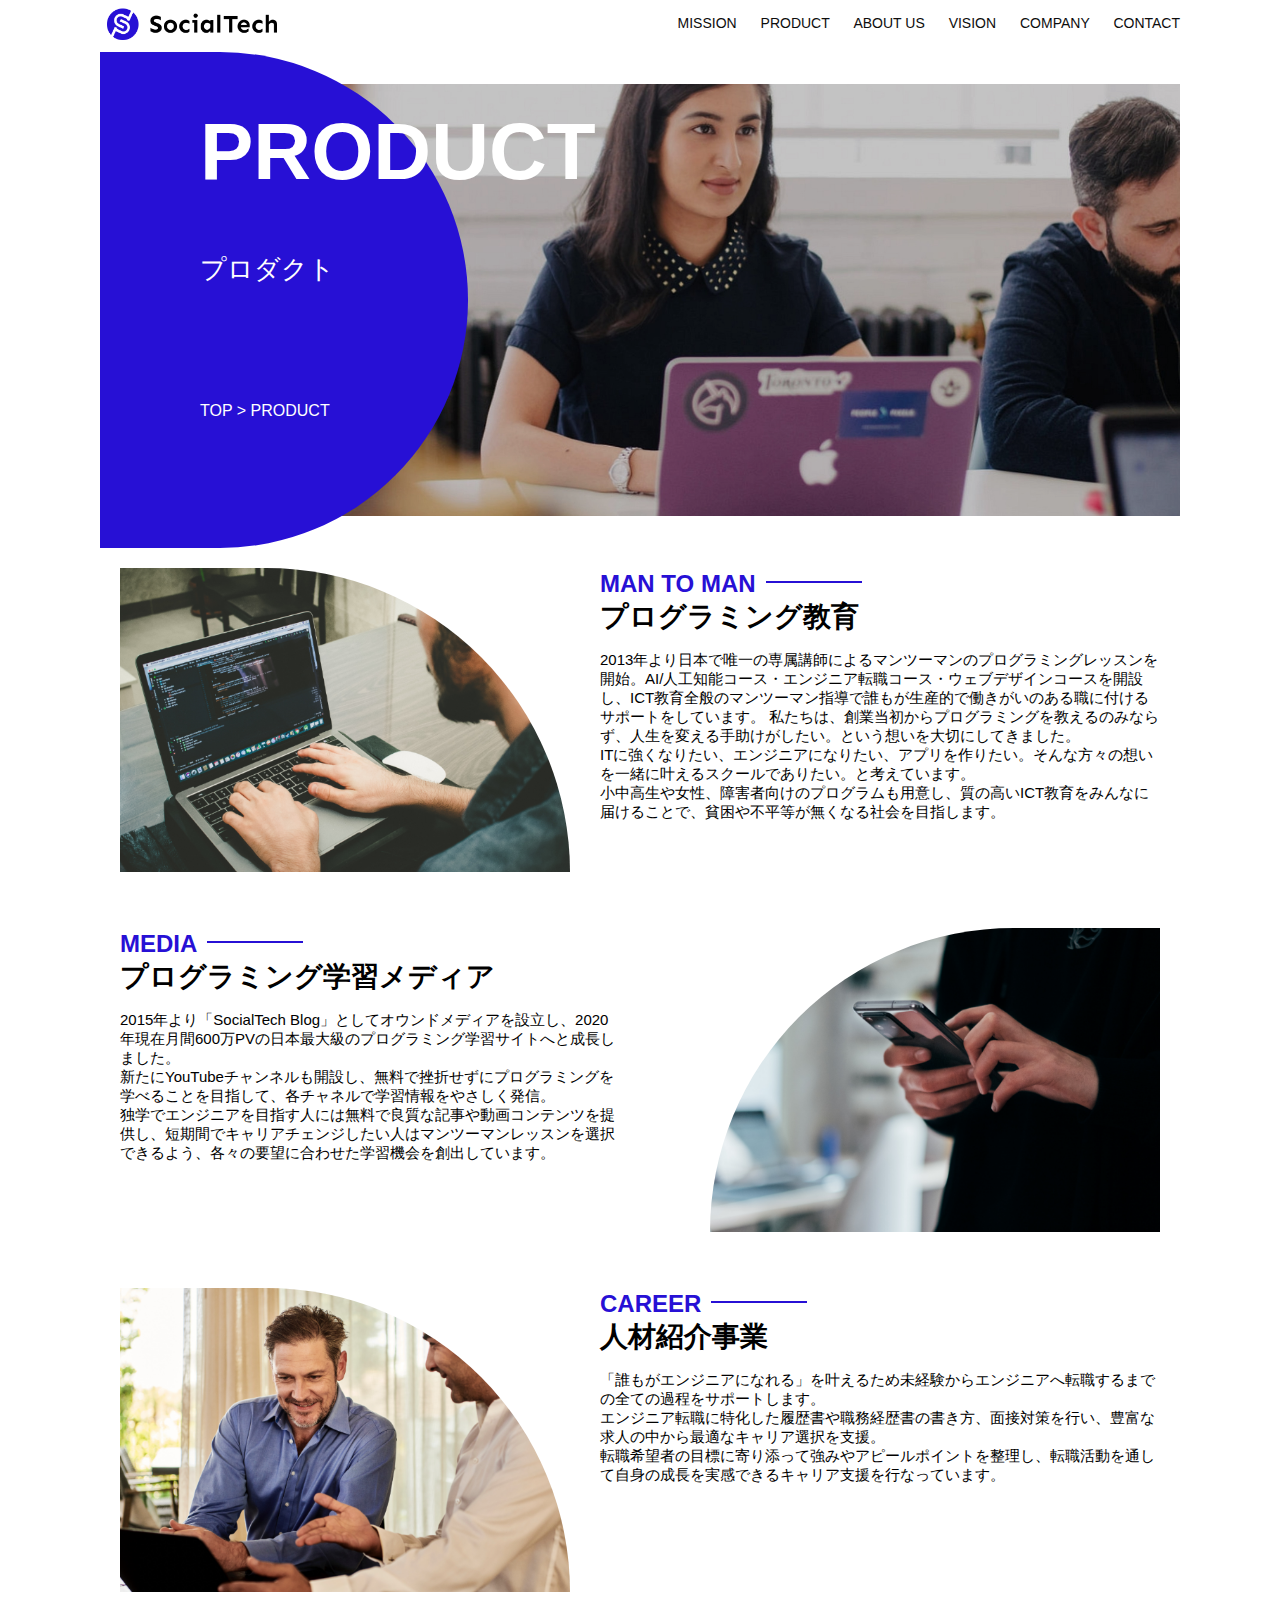
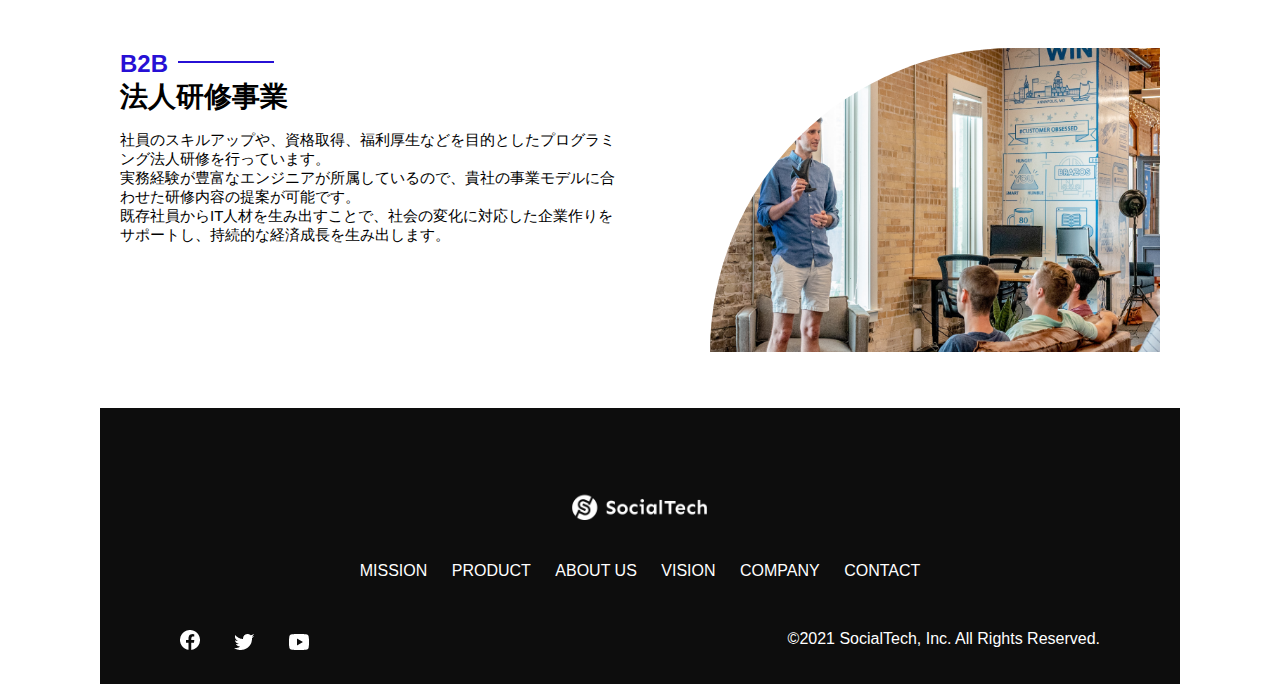
<file: product.html>
<!DOCTYPE html>
 <html>
 <head>
   <title>SocialTech -PRODUCT プロダクト-</title>
   <meta charset="UTF-8">
   <meta name="description" content="SocialTechの4つのプロダクトを紹介します">
   <meta name="viewport" content="width=device-width, initial-scale=1.0">
   <link rel="stylesheet" href="style.css">
 </head>
 
 <body>
   <!-- ヘッダー -->
   <header>
     <!-- ロゴ -->
     <a href="index.html" id="logo"><img src="images/logo.png" alt="トップページに戻る"></a>
 
     <!-- PC用ナビゲーション -->
     <nav id="nav-pc">
       <a href="mission.html">MISSION</a>
       <a href="product.html">PRODUCT</a>
       <a href="index.html#aboutus">ABOUT US</a>
       <a href="index.html#vision">VISION</a>
       <a href="index.html#company">COMPANY</a>
       <a href="index.html#contact">CONTACT</a>
     </nav>
 
     <!-- スマホ用メニューボタン -->
     <img id="menu-sp" src="images/button-menu.png" alt="ナビゲーションを開く" onclick="document.getElementById('nav-sp').style.display = 'block'">
 
     <!-- スマホ用ナビゲーション -->
     <nav id="nav-sp">
       <img id="close" src="images/button-close.png" alt="ナビゲーションを閉じる" onclick="document.getElementById('nav-sp').style.display = 'none'">
       <a id="logo-sp" href="index.html" onclick="document.getElementById('nav-sp').style.display = 'none'"><img
           src="images/logo-sp.png" alt="トップページに戻る"></a>
       <a class="menu" href="mission.html" onclick="document.getElementById('nav-sp').style.display = 'none'">MISSION</a>
       <a class="menu" href="product.html" onclick="document.getElementById('nav-sp').style.display = 'none'">PRODUCT</a>
       <a class="menu" href="index.html#aboutus" onclick="document.getElementById('nav-sp').style.display = 'none'">ABOUT
         US</a>
       <a class="menu" href="index.html#vision"
         onclick="document.getElementById('nav-sp').style.display = 'none'">VISION</a>
       <a class="menu" href="index.html#company"
         onclick="document.getElementById('nav-sp').style.display = 'none'">COMPANY</a>
       <a class="menu" href="index.html#contact"
         onclick="document.getElementById('nav-sp').style.display = 'none'">CONTACT</a>
       <div id="sns">
         <a href="https://www.facebook.com/sejuku2013"><img src="images/button-facebook.png" alt="Facebookのリンク"></a>
         <a href="https://twitter.com/samuraijuku"><img src="images/button-twitter.png" alt="Twitterのリンク"></a>
         <a href="https://www.youtube.com/channel/UCCFOQO5aDK0xXam4cUQXT8g"><img src="images/button-youtube.png" alt="YouTubeのリンク"></a>
       </div>
     </nav>
   </header>
   <main>
     <article>
       <section id="product-main">
         <div id="product-title">
           <h1>PRODUCT</h1>
           <span>プロダクト</span>
           <div>TOP > PRODUCT</div>
         </div>
       </section>
       <section class="product-section1">
        <img src="images/product/product-mantoman.png" alt="PCでコードを書く男性">
        <div>
          <h2 class="product-h2">MAN TO MAN</h2>
          <h3 class="product-h3">プログラミング教育</h3>
          <p>
            2013年より日本で唯一の専属講師によるマンツーマンのプログラミングレッスンを開始。AI/人工知能コース・エンジニア転職コース・ウェブデザインコースを開設し、ICT教育全般のマンツーマン指導で誰もが生産的で働きがいのある職に付けるサポートをしています。
            私たちは、創業当初からプログラミングを教えるのみならず、人生を変える手助けがしたい。という想いを大切にしてきました。<br>ITに強くなりたい、エンジニアになりたい、アプリを作りたい。そんな方々の想いを一緒に叶えるスクールでありたい。と考えています。<br>小中高生や女性、障害者向けのプログラムも用意し、質の高いICT教育をみんなに届けることで、貧困や不平等が無くなる社会を目指します。
          </p>
        </div>
      </section>
      <section class="product-section2">
        <div>
          <h2 class="product-h2">MEDIA</h2>
          <h3 class="product-h3">プログラミング学習メディア</h3>
          <p>2015年より「SocialTech
            Blog」としてオウンドメディアを設立し、2020年現在月間600万PVの日本最大級のプログラミング学習サイトへと成長しました。<br>新たにYouTubeチャンネルも開設し、無料で挫折せずにプログラミングを学べることを目指して、各チャネルで学習情報をやさしく発信。<br>独学でエンジニアを目指す人には無料で良質な記事や動画コンテンツを提供し、短期間でキャリアチェンジしたい人はマンツーマンレッスンを選択できるよう、各々の要望に合わせた学習機会を創出しています。
          </p>
        </div>
        <img src="images/product/product-media.png" alt="スマートフォンを操作する人">
      </section>
      <section class="product-section1">
        <img src="images/product/product-career.png" alt="笑顔で話し合う2人の男性">
        <div>
          <h2 class="product-h2">CAREER</h2>
          <h3 class="product-h3">人材紹介事業</h3>
          <p>
            「誰もがエンジニアになれる」を叶えるため未経験からエンジニアへ転職するまでの全ての過程をサポートします。<br>エンジニア転職に特化した履歴書や職務経歴書の書き方、面接対策を行い、豊富な求人の中から最適なキャリア選択を支援。<br>転職希望者の目標に寄り添って強みやアピールポイントを整理し、転職活動を通して自身の成長を実感できるキャリア支援を行なっています。<br>
          </p>
        </div>
      </section>
      <section class="product-section2">
        <div>
          <h2 class="product-h2">B2B</h2>
          <h3 class="product-h3">法人研修事業</h3>
          <p>
            社員のスキルアップや、資格取得、福利厚生などを目的としたプログラミング法人研修を行っています。<br>実務経験が豊富なエンジニアが所属しているので、貴社の事業モデルに合わせた研修内容の提案が可能です。<br>既存社員からIT人材を生み出すことで、社会の変化に対応した企業作りをサポートし、持続的な経済成長を生み出します。
          </p>
        </div>
        <img src="images/product/product-b2b.png" alt="講演中の男性とそれを聴く人々">
      </section>
     </article>
     <footer>
       <div id="footer-logo">
         <img src="images/logo-sp.png" alt="SocialTech">
       </div>
       <div id="footer-link">
         <a href="mission.html">MISSION</a>
         <a href="product.html">PRODUCT</a>
         <a href="index.html#aboutus">ABOUT US</a>
         <a href="index.html#vision">VISION</a>
         <a href="index.html#company">COMPANY</a>
         <a href="index.html#contact">CONTACT</a>
       </div>
       <div id="sns-footer">
         <a href="https://www.facebook.com/sejuku2013"><img src="images/button-facebook.png" alt="Facebookのリンク"></a>
         <a href="https://twitter.com/samuraijuku"><img src="images/button-twitter.png" alt="Twitterのリンク"></a>
         <a href="https://www.youtube.com/channel/UCCFOQO5aDK0xXam4cUQXT8g"><img src="images/button-youtube.png" alt="YouTubeのリンク"></a>
         <span id="copyright">&copy;2021 SocialTech, Inc. All Rights Reserved. </span>
       </div>
     </footer>
   </main>
 </body>
 
 </html>
</file>
<file: style.css>
/* PC、スマホ共通スタイル */
 body {
   font-family: "Source Sans Pro", "Hiragino Kaku Gothic ProN", Meiryo, Arial, sans-serif;
 }
 
 p {
   font-size: 15px;
 }

/*================
 PC用のスタイル 
=================*/
@media screen and (min-width: 768px) {
  /* 横幅設定 */
  body {
    max-width: 1080px;
    min-width: 960px;
    margin: 0 auto 0 auto;
  }
  
  /* ヘッダー */
  header {
    display: flex;
    justify-content: space-between;
  }

  /* ナビゲーションのレイアウト */
  #nav-pc {
    text-align: right;
    font-size: 14px;
    padding-top: 15px;
  }
  
  /* ナビゲーションのリンクの装飾設定 */
  #nav-pc > a {
    text-decoration: none;
    margin-left: 20px;
  }
  #nav-pc > a:link {
    color: #0d0d0d;
  }
  #nav-pc > a:visited {
    color: #0d0d0d;
  }
  #nav-pc > a:hover {
    color: #0d0d0d;
    text-decoration: underline;
  }
  #nav-pc > a:active {
    color: #0d0d0d;
  }

  /* スマホ用ナビを非表示 */
  #nav-sp,
  #menu-sp {
    display: none;
  }

  /* メインビジュアル*/
  #main-visual {
    position: relative;
    height: 400px;
  }

  #main-message {
    position: absolute;
    top: 0;
    left: 0;
    background-color: #2710d5;
    color: #ffffff;
    border-radius: 0 0 476px 0;
    max-width: 620px;
    height: 100%;
    width: 100%;
    z-index: 11;
  }

  #main-message > h1 {
    font-size: 60px;
    font-weight: bold;
    margin: 100px 0 0 50px;
  }
  #main-message > p { 
    font-size: 28px;
    margin: 0 0 0 50px;
  }

  #main-visual > img {
    max-width: 620px;
    border-radius: 476px 0 0 0;
    position: absolute;
    top: 0;
    right: 0;
    z-index: 10;
  }

  /* 見出し */
   h2 {
    margin: 40px 0 0 0;
  }
    
  h2::after {
    content: url("images/line.png");
    margin-left: 10px;
  }
    
  h3 {
    font-size: 27px;
  }

  /* ミッション */
  #mission {
    margin: 80px auto 80px auto;
    width: 100%;
  }
    
  #mission-flex {
    width: 100%;
    display: flex;
  }

  #mission-flex > div {
    width: 50%;
    margin: 20px;
  }
  
  #mission-photo {
    width: 100%;
  }
  
  #s2dgs {
    margin-top: 50px;
    width: 100%;
  }

    /* プロダクト */
    #product {
      background-color: #fafafa;
      width: 100%;
      margin: 80px 0 80px 0;
      padding: 10px 40px 0px 40px;
    }
    
    /* 外枠 */
    #product > div {
      margin-top: 40px;
      display: flex;
    }
    
    /* 左のカラム */
    #product-left {
      width: 50%;
      margin-right: 20px;
    }
    
    /* 右のカラム */
    #product-right {
      width: 50%;
      margin-left: 20px;
      margin-top: 80px;
    }
    
    /* 画像＋説明の枠 */
    #product-left > div {
      position: relative;
      height: 480px;
      margin-right: 20px;
    }
    #product-right > div {
      position: relative;
      height: 480px;
      margin-left: 20px;
    }

    /* 画像 */
    .product-photo {
      width: 100%;
    }

      /* 説明文の枠 */
  .product-explain {
    background-color: #ffffff;
    position: absolute;
    left: 0;
    top: 280px;
    margin: 0 40px 0 40px;
    padding: 20px;
    box-shadow: 5px 5px 10px rgba(0, 0, 0, 0.05);
  }
  
  /* 説明文の英語 */
  .product-explain > span {
    color: #2710d5;
    font-weight: bold;
    font-size: 16px;
    margin: 0;
  }
  
  /* 説明文の見出し */
  .product-explain > h3 {
    font-size: 20px;
    margin: 5px 0 5px 0;
  }
  
  /* 説明文 */
  .product-explain > p {
    font-size: 14px;
    margin: 0;
  }
  
  /* 「もっとみる」ボタン */
  #product-more {
    margin: 0 auto -42px auto;
  }

  /* ABOUT US */
  #aboutus {
    margin: 80px auto 80px auto;
  }
    
  /* 3つの組織文化と画像を入れる枠 */
  #aboutus > div {
    display: flex;
  }

  /* 画像 */
  .culture-img {
    width: 100%;
    align-self: flex-start;
  }
    
  .culture-img2 {
    margin-top: 50px;
    width: 100%;
  }

  /* 3つの組織文化の表 */
  .culture-table {
    max-width: 500px;
    margin-right: 50px;
  }

  /* 番号 */
  .culture-num {
    font-size: 80px;
    color: #2710d5;
    margin: 0 20px 0 0;
  }
    
  /* 組織文化英語 */
  .culture-en {
    color: #2710d5;
    font-weight: bold;
    font-size: 24px;
    display: block;
  }
    
  /* 組織文化日本語 */
  .culture-jp {
    font-size: 28px;
    font-weight: bold;
  }
    
  /* 説明文 */
  .culture-description {
    margin: 0;
  }

  /* ビジョン */
  #vision {
    margin: 80px auto 80px auto;
  }
  
  /* セクション内の外枠 */
  #vision > div {
    width: 100%;
    display: flex;
    justify-content: space-between;
    flex-wrap: wrap;
  }
  
  /* 7つの行動指針の枠 */
  .vision-box {
    width: 300px;
    height: 300px;
    margin-bottom: 30px;
    position: relative;
  }

  .vision-box > img {
    width: 100%;
    height: auto;
    position: absolute;
    top: 0;
    left: 0;
    z-index: 30;
  }
  
  .vision-box > span {
    position: absolute;
    top: 0;
    left: 0;
    z-index: 31;
    margin-right: 20px;
  }
  
  .vision-box > span > h4 {
    color: #2710d5;
    font-size: 19px;
    margin: 80px 0 0 0;
  }
  
  .vision-box > span > h4::first-letter {
    font-size: 40px;
  }
  
  .vision-box > span > h5 {
    font-size: 20px;
    margin: 0 0 0 0;
  }
  
  .vision-box > span > p {
    margin: 10px 0 0 0;
  }

  /* 会社概要 */
  #company {
    margin: 80px auto 80px auto;
  }

  #company-table {
    width: 100%;
  }
 
  .tableheader {
    text-align: left;
    padding: 20px;
    border-bottom-color: #2710d5;
    border-bottom-width: 1px;
    border-bottom-style: solid;
    width: 100px;
  }
 
  .tableheader-first {
    text-align: left;
    padding: 20px;
    border-bottom-color: #2710d5;
    border-bottom-width: 1px;
    border-bottom-style: solid;
    border-top-color: #2710d5;
    border-top-width: 1px;
    border-top-style: solid;
    width: 100px;
  }
 
  .cell {
    padding: 30px;
    border-bottom-color: #ececec;
    border-bottom-width: 1px;
    border-bottom-style: solid;
  }
 
  .cell-first {
    padding: 30px;
    border-bottom-color: #ececec;
    border-bottom-width: 1px;
    border-bottom-style: solid;
    border-top-color: #ececec;
    border-top-width: 1px;
    border-top-style: solid;
  }

  #company > iframe {
    width: 100%;
    height: 368px;
    margin-top: 40px;
  }
  
  /* お問い合わせ */
  #contact {
    margin: 80px auto 80px auto;
  }
  
  /* 外枠 */
  #contact > form > div {
    display: flex;
    flex-direction: row;
    flex-wrap: wrap;
    padding-bottom: 30px;
  }

  /* 左列の見出し */
  .contact-heading {
    width: 240px;
    align-self: center;
  }
  /* 見出しのラベル */
  .contact-label {
    font-weight: bold;
  }
  /* 必須 */
  .contact-span {
    color: #ce2222;
    margin: 0 0 0 20px;
    font-weight: bold;
  }

  /* テキストボックス */
  .contact-textbox {
    border-top: 0;
    border-left: 0;
    border-right: 0;
    border-bottom-width: 1px;
    border-bottom-color: #707070;
    border-bottom-style: solid;
    background-color: #fafafa;
    width: 400px;
    height: 56px;
  }
  /* お問い合わせ内容のテキストエリア */
  .contact-textarea {
    border-top: 0;
    border-left: 0;
    border-right: 0;
    border-bottom-width: 1px;
    border-bottom-color: #707070;
    border-bottom-style: solid;
    background-color: #fafafa;
    width: 400px;
    height: 200px;
  }

  /* 個人情報の取り扱い */
  details {
    width: 700px;
  }
  details > div {
    background-color: #fafafa;
    padding: 20px;
  } 
  details > div > span {
    font-weight: bold;
  }

  /* フッター */
  footer {
    background-color: #0d0d0d;
    text-align: center;
    padding: 80px 80px 30px 80px;
  }
  
  #footer-logo {
    margin-bottom: 30px;
  }

  #footer-link {
    margin-bottom: 50px;
  }
  #footer-link > a {
    text-decoration: none;
    margin: 10px;
  }
  #footer-link > a:link {
    color: #ffffff;
  }
  #footer-link > a:visited {
    color: #ffffff;
  }
  #footer-link > a:hover {
    color: #ffffff;
    text-decoration: underline;
  }
  #footer-link > a:active {
    color: #ffffff;
  }

  #sns-footer {
    text-align: left;
    width: 100%;
  }
 
  #sns-footer > a {
    margin-right: 30px;
  }
  
  #copyright {
    color: #ffffff;
    float: right;
  }

  /* mission.html用スタイル */
  /* ミッションのメインビジュアル */
   #mission-main {
    height: 496px;
    width: 100%;
    background-image: url("images/mission/mission-main.png");
    background-repeat: no-repeat;
    background-position-y: center;
  }

  #mission-title {
    background-color: #2710d5;
    width: 368px;
    color: #ffffff;
    height: 496px;
    border-radius: 0 248px 248px 0;
    position: relative;
  }

  #mission-title > h1 {
    position: absolute;
    top: 0;
    left: 100px;
    font-size: 80px;
  }

  #mission-title > span {
    position: absolute;
    top: 200px;
    left: 100px;
    font-size: 26px;
  }

  #mission-title > div {
    position: absolute;
    top: 350px;
    left: 100px;
    font-size: 16px;
  }

  #mission-s2dgs {
    width: 100%;
    margin: 20px;
  }

  .mission-h2 {
    color: #2710d5;
    font-size: 40px;
  }

  .mission-h2::after {
    content: none;
  }

  #mission-5goals {
    margin: 20px;
    display: flex;
  }

  #mission-5goals > div {
    flex-grow: 1;
    padding: 20px;
  }

  #mission-5goals > div > div {
    margin-bottom: 40px;
  }

  .fivegoals-image-right {
    float: right;
    margin: 20px;
  }

  .fivegoals-image-left {
    float: left;
    margin: 20px;
  }

  .fivegoals-number {
    color: #2710d5;
    font-size: 48px;
    margin: 0;
  }

  .fivegoals-h3 {
    font-size: 28px;
    margin: 0;
  }

  .fivegoals-p {
    margin: 0;
  }

   /* プロダクトページ */
   #product-main {
    height: 496px;
    width: 100%;
    background-image: url("images/product/product-main.png");
    background-repeat: no-repeat;
    background-position-y: center;
  }
    #product-title {
    background-color: #2710d5;
    width: 368px;
    color: #ffffff;
    height: 496px;
    border-radius: 0 248px 248px 0;
    position: relative;
  }
  #product-title > h1 {
    position: absolute;
    top: 0;
    left: 100px;
    font-size: 80px;
  }
    #product-title > span {
    position: absolute;
    top: 200px;
    left: 100px;
    font-size: 26px;
  }
    #product-title > div {
    position: absolute;
    top: 350px;
    left: 100px;
    font-size: 16px;
  }

   /* セクション1 */
   .product-section1 {
    position: relative;
    margin: 20px;
    height: 340px;
  }
    .product-section1 > img {
    position: absolute;
    top: 0;
    left: 0;
    width: 450px;
    margin: 0 40px 30px 0;
    border-radius: 0 432px 0 0;
  }
    .product-section1 > div {
    position: absolute;
    top: 0;
    left: 480px;
  }
    /* セクション2 */
  .product-section2 {
    position: relative;
    margin: 20px;
    height: 340px;
  }
    .product-section2 > img {
    position: absolute;
    top: 0;
    right: 0;
    width: 450px;
    margin: 0 0 30px 40px;
    border-radius: 432px 0 0 0;
  }
    .product-section2 > div {
    width: 500px;
    position: absolute;
    top: 0;
    left: 0;
  }
    .product-h2 {
    color: #2710d5;
    font-size: 24px;
    margin: 0;
  }
    .product-h3 {
    font-size: 28px;
    margin: 0;
  }
}

/*====================
スマートフォン用のスタイル
=====================*/
@media screen and (max-width: 767px) {
  body {
    min-width: 375px;
    margin: 0;
  }

  /* PC用ナビゲーション非表示 */
  #nav-pc {
    display: none;
  }

  /* ハンバーガーメニュー */
  #menu-sp {
    float: right;
    padding: 0;
  }

  /* スマホ用ナビゲーションの表示切替 */
  /* 初期状態、レイアウトと非表示設定 */
  #nav-sp {
    background-color: #2710d5;
    position: absolute;
    left: 0;
    top: 0;
    height: 100%;
    width: 100%;
    display: none;
   z-index: 100;
  }

   /* ×ボタン */
   #close {
    position: absolute;
    top: 20px;
    right: 20px;
  }
    /* ナビゲーションメニュー用ロゴ */
  #logo-sp {
    margin: 80px 0 30px 20px;
  }

  /* ナビゲーションのリンクの装飾設定 */
   #nav-sp > a {
    display: block;
  }
  #nav-sp > a:link {
    color: #ffffff;
  }
  #nav-sp > a:visited {
    color: #ffffff;
  }
  #nav-sp > a:hover {
    color: #ffffff;
    text-decoration: underline;
  }
  #nav-sp > a:active {
    color: #ffffff;
  }
  #nav-sp > .menu {
    text-decoration: none;
    display: block;
    margin: 0 20px 0 20px;
    height: 44px;
    font-size: 16px;
    background-image: url("images/arrow.png");
    background-repeat: no-repeat;
    background-position: right top;
  }
  #sns {
    position: absolute;
    bottom: 20px;
    left: 20px;
  }
  #sns > a {
    margin-right: 30px;
  }

     /* メインビジュアル */
     #main-visual {
      position: relative;
      height: 470px;
      width: 100%;
      overflow: hidden;
    }
    #main-visual > div {
      position: absolute;
      top: 0;
      left: 0;
      background-color: #2710d5;
      color: white;
      border-radius: 0 0 476px 0;
      text-align: center;
      height: 280px;
      width: 100%;
      z-index: 11;
    }
    #main-visual > div > h1 {
      font-size: 28px;
      margin: 90px 0 0 0;
    }
  
    #main-visual > div > p {
      margin: 0;
    }
  
    #main-visual > img {
      width: 100%;
      border-radius: 476px 0 0 0;
      z-index: 10;
      position: absolute;
      bottom: 0;
      right: 0;
    }

     /* 見出し */
     h2::after {
      content: url("images/line.png");
      margin-left: 10px;
    }
        h3 {
      font-size: 24px;
      margin: 10px 0 0 0;
    }

       /* ミッション */
   #mission {
    margin: 20px;
  }

  #mission-photo {
    width: 100%;
  }

  #s2dgs {
    width: 100%;
  }

   /* プロダクト */
   #product {
    background-color: #fafafa;
    padding-top: 10px;
  }
    #product h2 {
    margin-left: 20px;
  }
  /* 外枠 */
  /* 左右のカラム　スマホでは縦並び */
  #product-left,
  #product-right {
    margin-right: 20px;
    margin-left: 20px;
  }

  /* 画像＋説明の枠 */
  #product-left > div,
  #product-right > div {
    position: relative;
    height: 540px;
  }
  
  /* 説明文の枠 */
  .product-explain {
    background-color: #ffffff;
    position: absolute;
    left: 0;
    bottom: 50px;
    padding: 20px;
    box-shadow: 5px 5px 10px rgba(0, 0, 0, 0.05);
  }
  
  .product-explain > span {
    color: #2710d5;
    font-weight: bold;
    font-size: 16px;
    margin: 0px;
  }
  
  .product-explain > h3 {
    margin: 10px 0 10px 0;
  }

  /* 画像 */
  .product-photo {
    width: 100%;
  }
  #product-more > img {
    margin: 0 0 -42px 20px;
  }

   /* ABOUT US */
   #aboutus {
    margin: 80px 20px 80px 20px;
  }
    #aboutus > div {
    display: flex;
    flex-direction: column;
  }
    .culture-table {
    width: 100%;
    padding-right: 20px;
    order: 2;
  }
  .culture-img {
    width: 100%;
    order: 1;
  }
    .culture-img2 {
    width: 100%;
  }

  .culture-num {
    font-size: 80px;
    color: #2710d5;
  }

  .culture-en {
    color: #2710d5;
    font-weight: bold;
    font-size: 24px;
    display: block;
  }

  .culture-jp {
    display: block;
  }

  .culture-description {
    margin: 0;
  }

   /* ビジョン */
   #vision {
    margin: 80px 20px 80px 20px;
  }
    .vision-box {
    width: 300px;
    height: 300px;
    margin-bottom: 30px;
    position: relative;
  }
    .vision-box > img {
    width: 100%;
    height: auto;
    position: absolute;
    top: 0;
    left: 0;
    z-index: 30;
  }

  .vision-box > span {
    position: absolute;
    top: 0;
    left: 0;
    z-index: 31;
    margin-right: 20px;
  }

  .vision-box > span > h4 {
    color: #2710d5;
    font-size: 19px;
    margin: 60px 0 0 0;
  }

  .vision-box > span > h5 {
    font-size: 20px;
    margin: 0 0 0 0;
  }
  .vision-box > span > p {
    margin: 10px 0 0 0;
  }

   /* 会社概要 */
   #company {
    margin: 0 20px 0 20px;
  }
    #company > h3 {
    margin-bottom: 20px;
  }

  #company > table {
    width: 100%;
  }

  .tableheader-first {
    text-align: left;
    padding: 20px;
    border-bottom-color: #2710d5;
    border-bottom-width: 1px;
    border-bottom-style: solid;
    border-top-color: #2710d5;
    border-top-width: 1px;
    border-top-style: solid;
    width: 50px;
  }
  .tableheader {
    text-align: left;
    padding: 20px;
    border-bottom-color: #2710d5;
    border-bottom-width: 1px;
    border-bottom-style: solid;
    width: 50px;
  }

  .cell {
    padding: 20px;
    border-bottom-color: #ececec;
    border-bottom-width: 1px;
    border-bottom-style: solid;
  }
  .cell-first {
    padding: 20px;
    border-bottom-color: #ececec;
    border-bottom-width: 1px;
    border-bottom-style: solid;
    border-top-color: #ececec;
    border-top-width: 1px;
    border-top-style: solid;
  }

  #company > iframe {
    width: 100%;
    height: 240px;
    margin: 40px 0 0 0;
  }

   /* お問い合わせ */
   #contact {
    margin: 80px 20px 80px 20px;
  }

  #contact > h3 {
    margin-bottom: 20px;
  }

  #contact > form > div {
    margin-bottom: 20px;
  }

  .contact-heading {
    margin-bottom: 20px;
  }

   /* ラベル */
   .contact-label {
    font-weight: bold;
  }
    /* 必須 */
  .contact-span {
    color: #ce2222;
    margin: 0 0 0 20px;
    font-weight: bold;
  }
    .contact-textbox {
    height: 56px;
    border-top: 0;
    border-left: 0;
    border-right: 0;
    background-color: #fafafa;
    border-bottom-color: #707070;
    border-bottom-width: 1px;
    border-style: solid;
    min-width: 300px;
    width: 100%;
  }
    .contact-textarea {
    height: 150px;
    border-top: 0;
    border-left: 0;
    border-right: 0;
    background-color: #fafafa;
    width: 100%;
  }
    .radiobutton {
    margin-bottom: 20px;
  }
    .radiobutton + label::after {
    content: "\A";
    white-space: pre;
  }

   /* フッター */
   footer {
    background-color: #0d0d0d;
    padding: 30px 20px 50px 20px;
  }
    #footer-logo {
    margin-bottom: 30px;
  }

  #footer-link {
    margin-bottom: 50px;
  }
  #footer-link > a {
    text-decoration: none;
    margin: 0 20px 30px 0;
    display: block;
    background-image: url("images/arrow.png");
    background-repeat: no-repeat;
    background-position: right top;
  }
  #footer-link > a:link {
    color: #ffffff;
  }
  #footer-link > a:visited {
    color: #ffffff;
  }
  #footer-link > a:hover {
    color: #ffffff;
    text-decoration: underline;
  }
  #footer-link > a:active {
    color: #ffffff;
  }

  #sns-footer > a {
    margin-right: 30px;
  }

  #copyright {
    font-size: 12px;
    display: block;
    margin-top: 30px;
    color: #ffffff;
  }

     /* mission.html用スタイル */
   /* ミッションのメインビジュアル */
   #mission-main {
    height: 256px;
    width: 100%;
    background-image: url("images/mission/mission-main.png");
    background-repeat: no-repeat;
    background-position-y: center;
    background-size: auto 208px;
  }

  #mission-title {
    background-color: #2710d5;
    width: 136px;
    color: #ffffff;
    height: 256px;
    border-radius: 0 248px 248px 0;
    position: relative;
  }
  #mission-title > h1 {
    position: absolute;
    top: 0;
    left: 20px;
    font-size: 40px;
  }

  #mission-title > span {
    position: absolute;
    top: 110px;
    left: 20px;
    font-size: 18px;
  }

  #mission-title > div {
    position: absolute;
    top: 180px;
    left: 20px;
    font-size: 13px;
  }

   /* ミッションページ　S2DGSの設定 */
   #mission-s2dgs {
    margin: 20px;
  }
    .mission-h2 {
    color: #2710d5;
    font-size: 38px;
    margin: 0px;
  }
    .mission-h2::after {
    content: none;
  }
    #mission-s2dgs > img {
    width: 100%;
  }

   /* ミッションページ　5Goalsの設定 */
   #mission-5goals {
    margin: 20px;
  }
    #mission-5goals > div > div {
    margin-bottom: 40px;
  }
    #s2dgs-image {
    width: 100%;
  }
  .fivegoals-image-right {
    margin: 20px auto 20px auto;
    display: block;
  }
    .fivegoals-image-left {
    margin: 20px auto 20px auto;
    display: block;
  }
    .fivegoals-number {
    color: #2710d5;
    font-size: 48px;
    margin: 0;
  }
    .fivegoals-h3 {
    font-size: 28px;
    margin: 0;
  }
  .fivegoals-p {
    margin: 0;
  }

   /* プロダクトページ */
   #product-main {
    height: 256px;
    width: 100%;
    background-image: url("images/product/product-main.png");
    background-repeat: no-repeat;
    background-position-y: center;
    background-size: auto 208px;
  }
  #product-title {
    background-color: #2710d5;
    width: 136px;
    color: #ffffff;
    height: 256px;
    border-radius: 0 248px 248px 0;
    position: relative;
  }
  #product-title > h1 {
    position: absolute;
    top: 0;
    left: 20px;
    font-size: 40px;
  }
  #product-title > span {
    position: absolute;
    top: 110px;
    left: 20px;
    font-size: 18px;
  }
  #product-title > div {
    position: absolute;
    top: 180px;
    left: 20px;
    font-size: 13px;
  }

  .product-section1 {
    margin: 20px;
  }
    .product-section1 > img {
    width: 100%;
    border-radius: 0 300px 0 0;
  }
  
  .product-section2 {
    margin: 20px;
    display: flex;
    flex-direction: column;
  }
    .product-section2 > img {
    order: 1;
    width: 100%;
    border-radius: 300px 0 0 0;
  }
    .product-section2 > div {
    order: 2;
  }
    .product-h2 {
    color: #2710d5;
    font-size: 24px;
    margin: 0;
  }
    .product-h3 {
    font-size: 28px;
    margin: 0;
  }
}
</file>
